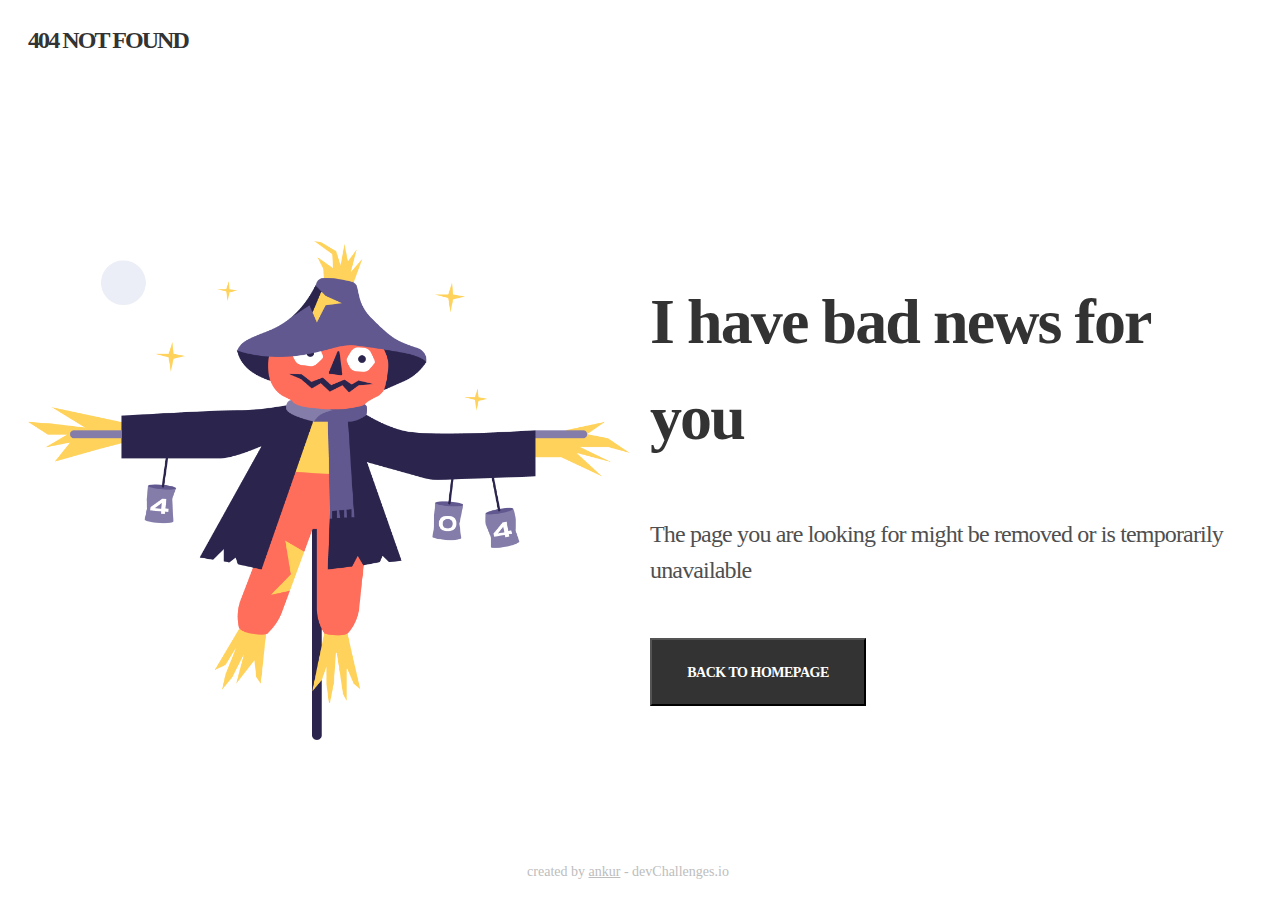
<file: dev-challenges/404-not-found/index.html>
<!DOCTYPE html>
<html lang="en">
<head>
    <meta charset="UTF-8">
    <meta http-equiv="X-UA-Compatible" content="IE=edge">
    <meta name="viewport" content="width=device-width, initial-scale=1.0">
    <title>404 not found</title>
    <link rel="stylesheet" href="style.css">
</head>
<body>
    <header>404 NOT FOUND</header>
    <main>
        <section>
            <img src="Scarecrow.png" alt="Scarecrow"/>
        </section>
        
        <section>
            <h1>I have bad news for you</h1>
            <p>The page you are looking for might be removed or is temporarily unavailable</p>
            <button>Back to Homepage</button>
        </section>
    </main>
    <footer>created by <a href="https://github.com/ankur-1989" target="_blank">ankur</a> - <a href="http://devchallenges.io" target="_blank">devChallenges.io</a></footer>
</body>
</html>
</file>
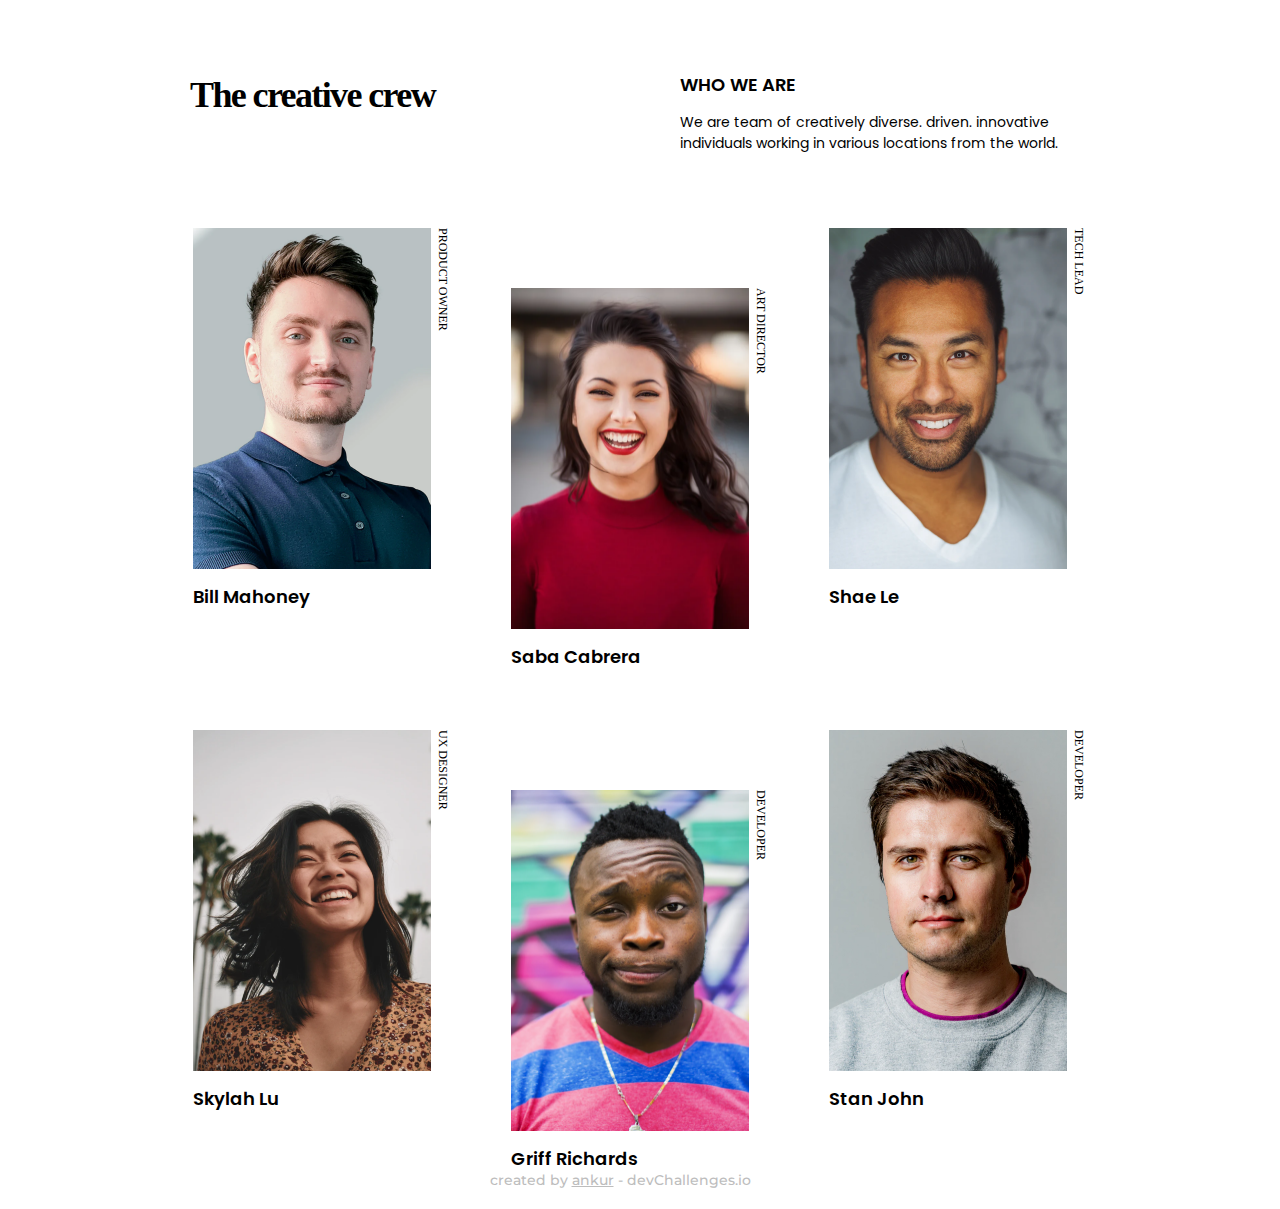
<file: dev-challenges/my-team-page/index.html>
<!DOCTYPE html>
<html lang="en">
<head>
  <meta charset="UTF-8">
  <meta http-equiv="X-UA-Compatible" content="IE=edge">
  <meta name="viewport" content="width=device-width, initial-scale=1.0">
  <title>My team page</title>
  <link rel="stylesheet" href="style.css">
  <link rel="preconnect" href="https://fonts.googleapis.com">
<link rel="preconnect" href="https://fonts.gstatic.com" crossorigin>
<link href="https://fonts.googleapis.com/css2?family=Crimson+Pro:wght@600&family=Oxygen&family=Oxygen+Mono&family=Titillium+Web:wght@600;700&display=swap" rel="stylesheet">
<link href="https://fonts.googleapis.com/css2?family=Crimson+Pro:wght@600&family=Oxygen&family=Oxygen+Mono&family=Poppins:wght@400;600&family=Titillium+Web:wght@600;700&display=swap" rel="stylesheet">
<link href="https://fonts.googleapis.com/css2?family=Crimson+Pro:wght@600&family=Montserrat:wght@500&family=Oxygen&family=Oxygen+Mono&family=Poppins:wght@400;600&family=Titillium+Web:wght@600;700&display=swap" rel="stylesheet">
</head>
<body>
  <header>
    <h1>The creative crew</h1>
    <div class="aboutUs">
      <h3 class="aboutUsTitle">WHO WE ARE</h3>
      <p>We are team of creatively diverse.  driven.  innovative individuals working in various locations from the world.</p>
    </div>
  </header>
  <main>
    <div class="team-members">
      <div class="member">
        <div class="imageContainer">
          <img src="photo1.png" alt="bill mahoney">
          <div class="title">Product Owner</div>
        </div>
          <div class="name">Bill Mahoney</div>
      </div>
      <div class="member">
        <div class="imageContainer">
          <img src="photo2.png" alt="saba cabrera">
          <div class="title">Art Director</div>
        </div>
        <div class="name">Saba Cabrera</div>
    </div>
    <div class="member">
      <div class="imageContainer">
        <img src="photo3.png" alt="shae le">
        <div class="title">Tech Lead</div>
      </div>
      <div class="name">Shae Le</div>
  </div>
  <div class="member">
    <div class="imageContainer">
  
      <img src="photo4.png" alt="skylah lu">
      <div class="title">UX designer</div>
    </div>
    <div class="name">Skylah Lu</div>
  </div>
  <div class="member">
    <div class="imageContainer">
  
      <img src="photo5.png" alt="griff richards">
      <div class="title">developer</div>
    </div>
    <div class="name">Griff Richards</div>
  </div>
  <div class="member">
    <div class="imageContainer">
      <img src="photo6.png" alt="stan john">
      <div class="title">Developer</div>
    </div>
    <div class="name">Stan John</div>
  </div>
    </div>
  </main>
  <footer>created by <a href="https://github.com/ankur-1989" target="_blank">ankur</a> - <a href="http://devchallenges.io" target="_blank">devChallenges.io</a></footer>
</body>
</html>
</file>
<file: dev-challenges/404-not-found/style.css>
* {
    box-sizing: border-box;
}
body {
    height: 100vh;
}

header {
    font-family: 'Inconsolata';
    font-weight: 700;
    line-height: 25px;
    font-size: 24px;
    letter-spacing: -0.08em;
    text-transform: uppercase;
    color: #333333;
    padding: 20px;
}

h1{
    font-family: 'Space Mono';
    font-style: normal;
    font-weight: 700;
    font-size: 64px;
    line-height: 1.5;
    letter-spacing: -0.03em;
    color: #333333;
    margin: 0;
    padding: 0;
}

p {
    font-family: 'Space Mono';
    font-style: normal;
    font-weight: 400;
    font-size: 24px;
    line-height: 36px;
    letter-spacing: -0.035em;
    color: #4F4F4F;
    margin: 0;
    padding: 0;
}

button {
    background: #333333;
    width: 216px;
    height: 68px;
    letter-spacing: -0.035em;
    line-height: 21px;
    font-size: 14px;
    font-weight: 700;
    font-family: 'Space Mono';
    text-transform: uppercase;
    color: #ffffff;
    cursor: pointer;

}

footer {
    font-family: 'Montserrat';
    font-style: normal;
    font-weight: 500;
    font-size: 14px;
    line-height: 17px;
    text-align: center;
    color: #BDBDBD; 
    position: absolute;
    bottom: 20px;
    width: calc(100% - 40px);
    margin: auto;
}
footer > a:first-child {
    color: #BDBDBD; 
}
footer > a:last-child {
  text-decoration: none;
  color: #BDBDBD; 
}
section {
    margin: auto;
    width: 100%;
    display: flex;
    flex-direction: column;
    gap: 50px;
}
img {
    width: 100%;
}
main {
    display: flex;
    flex-direction: column;
    justify-content: center;
    align-items: center;
    gap: 20px;
    width: calc(100% - 40px);
    margin: auto;
}

@media screen and (max-width: 412px) {
    section {
        gap: 20px;
    }
    h1 {
        line-height: 1.2;
    }
}

@media screen and (max-width: 375px) {
    section {
        gap: 20px;
    }
    h1 {
        font-size: 40px;
    }
    p {
        font-size: 18px;
    }
    footer {
        bottom: 10px;
    }
}

@media screen and (min-width: 1200px) {
    body {
        display: flex;
        flex-direction: column;
        justify-content: center;
    }
    main {
        flex-direction: row;
        
    }

}
</file>
<file: dev-challenges/my-team-page/style.css>
* {
    box-sizing: border-box;
}

body {
    display: flex;
    flex-direction: column; 
    margin: 0;
    padding: 0;
    height: 100%;
    min-height: 100vh;
}

header {
    max-width: 900px;
    width: calc(100% - 40px);
    display: grid;
    grid-template-columns: 1fr 1fr;
    margin: 71px auto 60px auto;
    gap: 80px;
}

header > h1 {
    font-family: 'PT Serif';
    font-weight: 700;
    font-size: 36px;
    line-height: 48px;
    letter-spacing: -0.045em;
    color: #000000;
    margin: 0;
}

.aboutUsTitle, .name {
    font-family: 'Poppins';
    font-size: 18px;
    font-weight: 600;
    line-height: 27px;
    color: black;
}

.aboutUsTitle {
    text-transform: uppercase;
    margin: 0;
}

.aboutUs > p {
    font-family: 'Poppins';
    font-weight: 400;
    font-size: 14px;
    line-height: 21px;
}

main {
    max-width: 900px;
    margin: 0 auto;
    flex: 1;
}
.team-members {
    display: grid;
    grid-template-columns: 1fr 1fr 1fr;
    gap: 60px;
}
.imageContainer {
    position: relative;
    width: 258px;
    height: 345px;
}
img {
    width: 238px;
    height: 341px;
    display: inline-block;
    vertical-align: top;
}
.title {
    font-family: 'PT Serif';
    position: absolute;
    font-size: 12px;
    line-height: 16px;
    text-transform: uppercase;
    font-weight: 400;
    width: 200px;
    transform: rotate(90deg);
    top: 0px;
    left: 258px;
    transform-origin: top left;
}
 .name {
    margin-top: 10px;
 }
.team-members > div:nth-child(3n+2) {
    margin-top: 60px
}
@media screen and (max-width: 768px) {
    header {
        width: calc(100% - 40px);
        grid-template-columns: 1fr;
        text-align: left;
    }
    main {
        max-width: unset;
        width: calc(100% - 40px);
    }
    .team-members {
       grid-template-columns: 1fr 1fr;
       gap: 20px;
       margin-bottom: 60px;
       place-items: center;
    }
    .team-members > div:nth-child(3n+2) {
        margin-top: unset;
    }
    .team-members > div:nth-child(2n+2) {
        margin-top: 60px;
    }
    .imageContainer {
        width: 156px;
        height: 219px;
    }
    img {
        width: 139px;
        height: 219px;
        object-fit: contain;
     }
     .title {
        width: 140px;
        left: 156px;
        top: 10px;
     }
     .name {
        font-size: 14px;
        line-height: 21px;
        font-weight: 600;
        margin-top: 0px;
        width: fit-content;
     }
}

footer {
    font-family: 'Montserrat';
    font-weight: 500;
    font-size: 14px;
    line-height: 17px;
    text-align: center;
    color: #BDBDBD; 
    width: calc(100% - 40px);
    margin-bottom: 20px;
}
footer > a:first-child {
    color: #BDBDBD; 
}
footer > a:last-child {
  text-decoration: none;
  color: #BDBDBD; 
}
</file>
